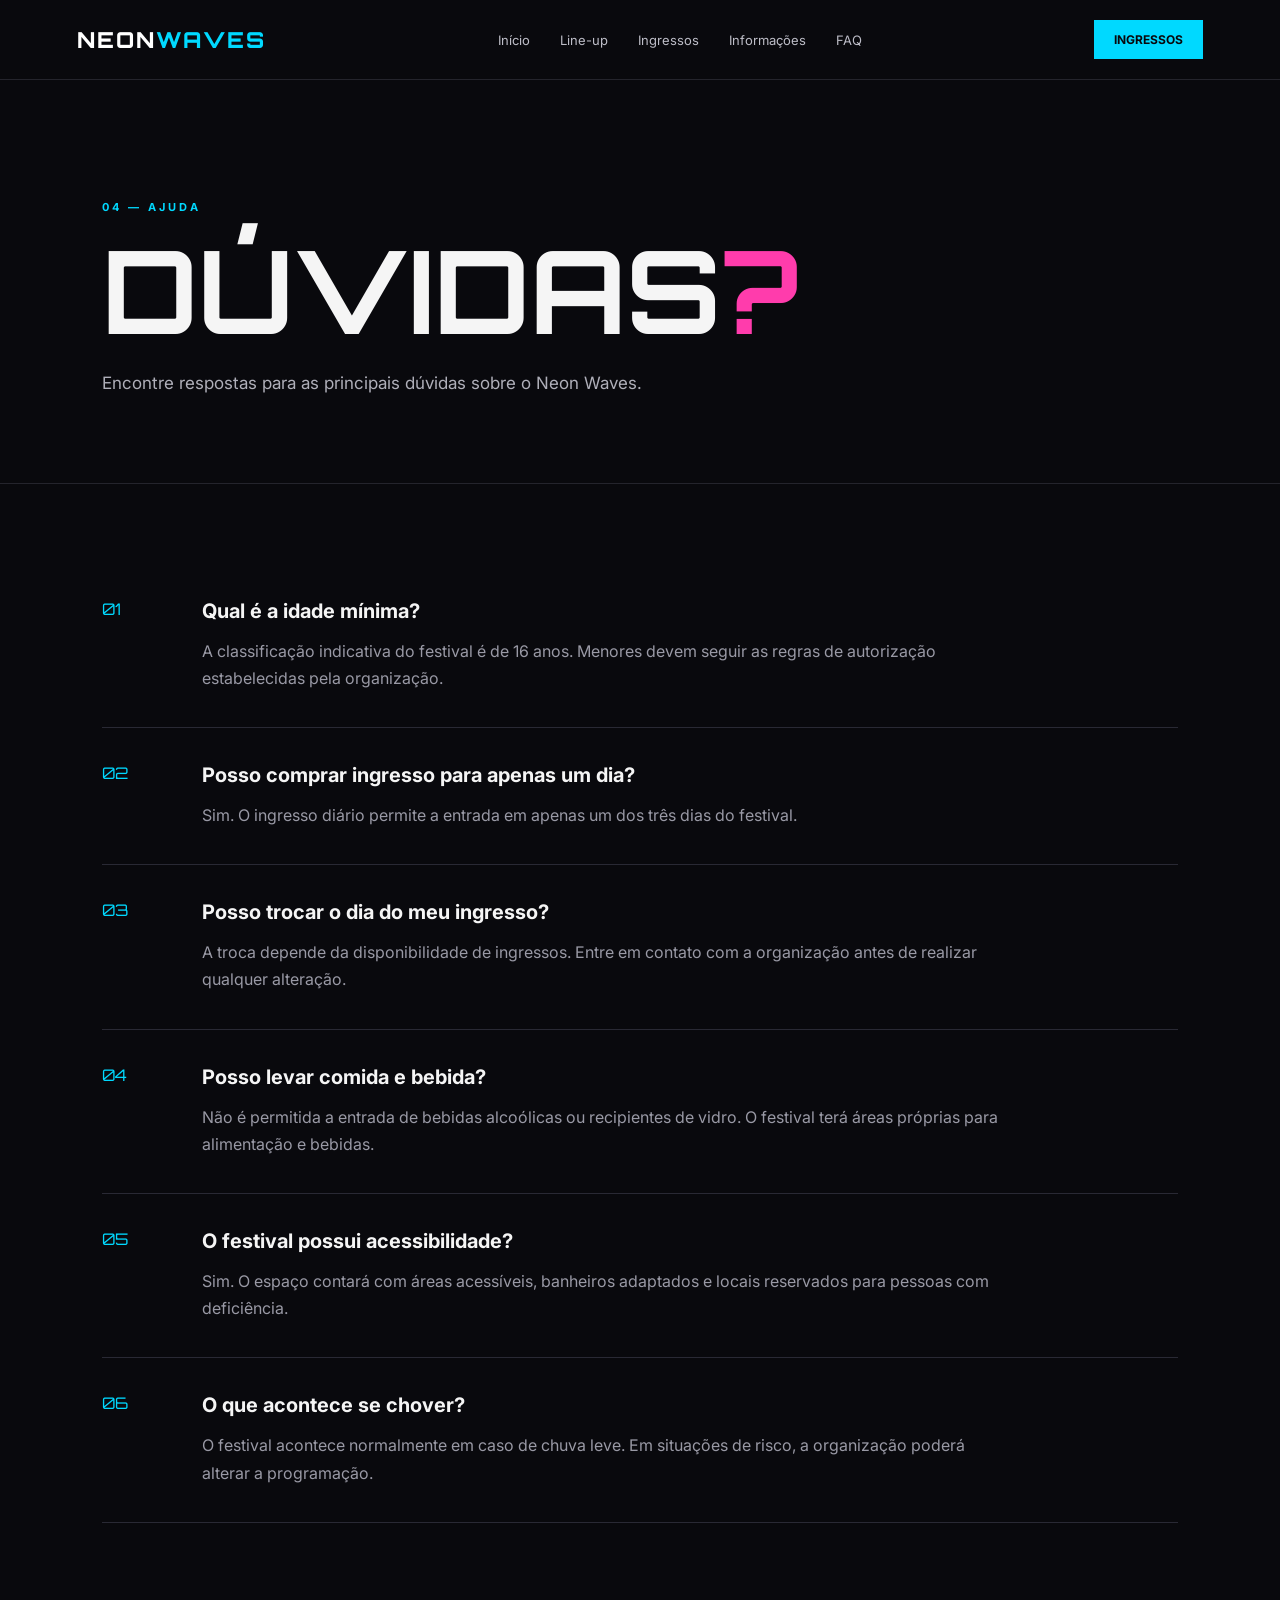
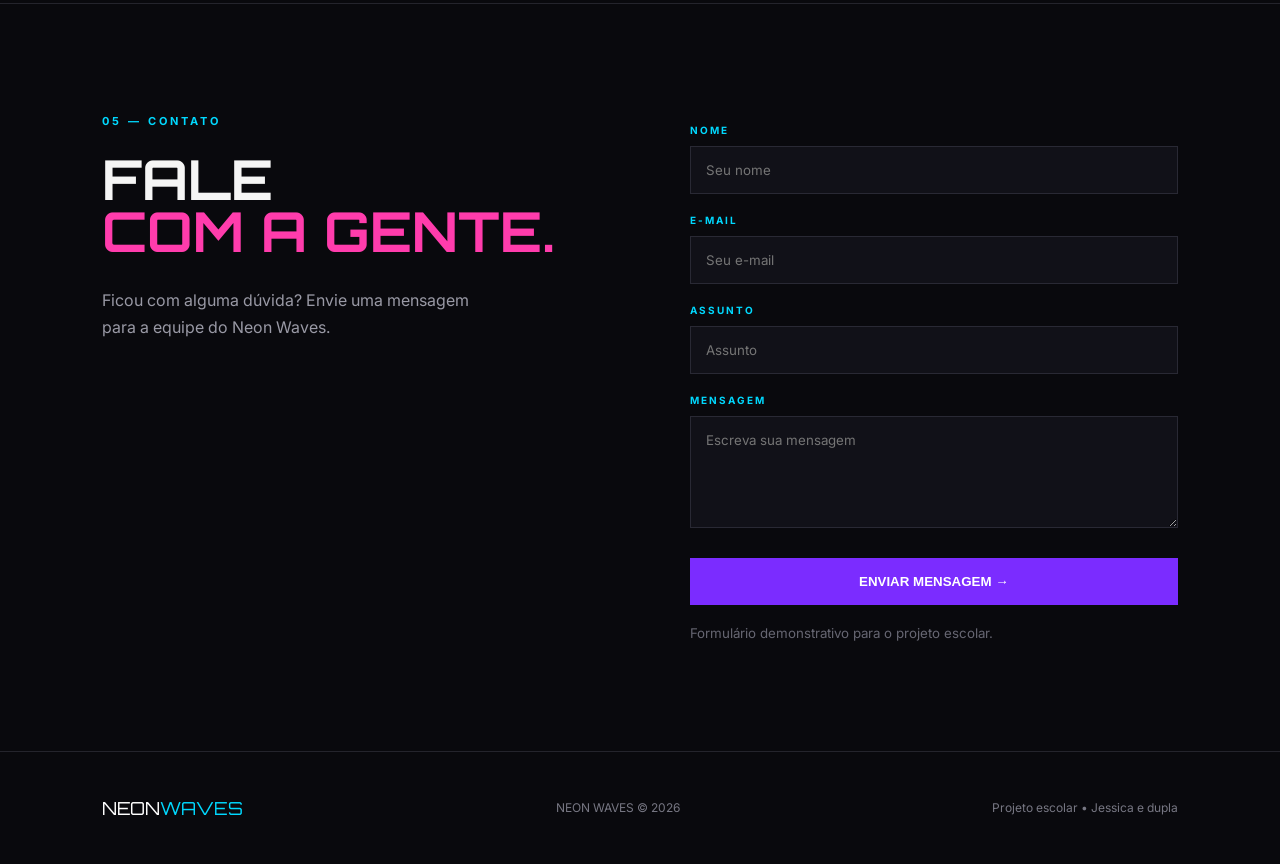
<file: faq.html>
<!DOCTYPE html>
<html lang="pt-br">

<head>
    <meta charset="UTF-8">
    <meta name="viewport" content="width=device-width, initial-scale=1.0">

    <title>FAQ | Neon Waves</title>

    <link rel="preconnect" href="https://fonts.googleapis.com">
    <link rel="preconnect" href="https://fonts.gstatic.com" crossorigin">

    <link href="https://fonts.googleapis.com/css2?family=Inter:wght@400;500;600;700&family=Orbitron:wght@500;600;700;800&display=swap" rel="stylesheet">

    <link rel="stylesheet" href="style.css">
</head>

<body>

<header>

    <a href="index.html" class="logo">
        NEON<span>WAVES</span>
    </a>

    <nav>
        <a href="index.html">Início</a>
        <a href="lineup.html">Line-up</a>
        <a href="ingressos.html">Ingressos</a>
        <a href="informacoes.html">Informações</a>
        <a href="faq.html">FAQ</a>
    </nav>

    <a href="ingressos.html" class="header-button">
        INGRESSOS
    </a>

</header>


<main>

    <section class="page-title">

        <p class="section-label">04 — AJUDA</p>

        <h1>DÚVIDAS<span>?</span></h1>

        <p>
            Encontre respostas para as principais dúvidas
            sobre o Neon Waves.
        </p>

    </section>


    <section class="faq">

        <article class="faq-item">
            <span>01</span>

            <div>
                <h2>Qual é a idade mínima?</h2>

                <p>
                    A classificação indicativa do festival é de
                    16 anos. Menores devem seguir as regras
                    de autorização estabelecidas pela organização.
                </p>
            </div>
        </article>


        <article class="faq-item">
            <span>02</span>

            <div>
                <h2>Posso comprar ingresso para apenas um dia?</h2>

                <p>
                    Sim. O ingresso diário permite a entrada
                    em apenas um dos três dias do festival.
                </p>
            </div>
        </article>


        <article class="faq-item">
            <span>03</span>

            <div>
                <h2>Posso trocar o dia do meu ingresso?</h2>

                <p>
                    A troca depende da disponibilidade de ingressos.
                    Entre em contato com a organização antes de
                    realizar qualquer alteração.
                </p>
            </div>
        </article>


        <article class="faq-item">
            <span>04</span>

            <div>
                <h2>Posso levar comida e bebida?</h2>

                <p>
                    Não é permitida a entrada de bebidas alcoólicas
                    ou recipientes de vidro. O festival terá
                    áreas próprias para alimentação e bebidas.
                </p>
            </div>
        </article>


        <article class="faq-item">
            <span>05</span>

            <div>
                <h2>O festival possui acessibilidade?</h2>

                <p>
                    Sim. O espaço contará com áreas acessíveis,
                    banheiros adaptados e locais reservados
                    para pessoas com deficiência.
                </p>
            </div>
        </article>


        <article class="faq-item">
            <span>06</span>

            <div>
                <h2>O que acontece se chover?</h2>

                <p>
                    O festival acontece normalmente em caso
                    de chuva leve. Em situações de risco,
                    a organização poderá alterar a programação.
                </p>
            </div>
        </article>

    </section>


    <section class="contact">

        <div class="contact-text">

            <p class="section-label">05 — CONTATO</p>

            <h2>FALE<br><span>COM A GENTE.</span></h2>

            <p>
                Ficou com alguma dúvida? Envie uma mensagem
                para a equipe do Neon Waves.
            </p>

        </div>


        <form>

            <label for="nome">NOME</label>
            <input type="text" id="nome" placeholder="Seu nome">


            <label for="email">E-MAIL</label>
            <input type="email" id="email" placeholder="Seu e-mail">


            <label for="assunto">ASSUNTO</label>
            <input type="text" id="assunto" placeholder="Assunto">


            <label for="mensagem">MENSAGEM</label>
            <textarea id="mensagem" rows="5" placeholder="Escreva sua mensagem"></textarea>


            <button type="button">
                ENVIAR MENSAGEM →
            </button>

            <small>
                Formulário demonstrativo para o projeto escolar.
            </small>

        </form>

    </section>

</main>


<footer>

    <div class="footer-logo">
        NEON<span>WAVES</span>
    </div>

    <p>NEON WAVES © 2026</p>

    <p>Projeto escolar • Jessica e dupla</p>

</footer>

</body>
</html>
</file>
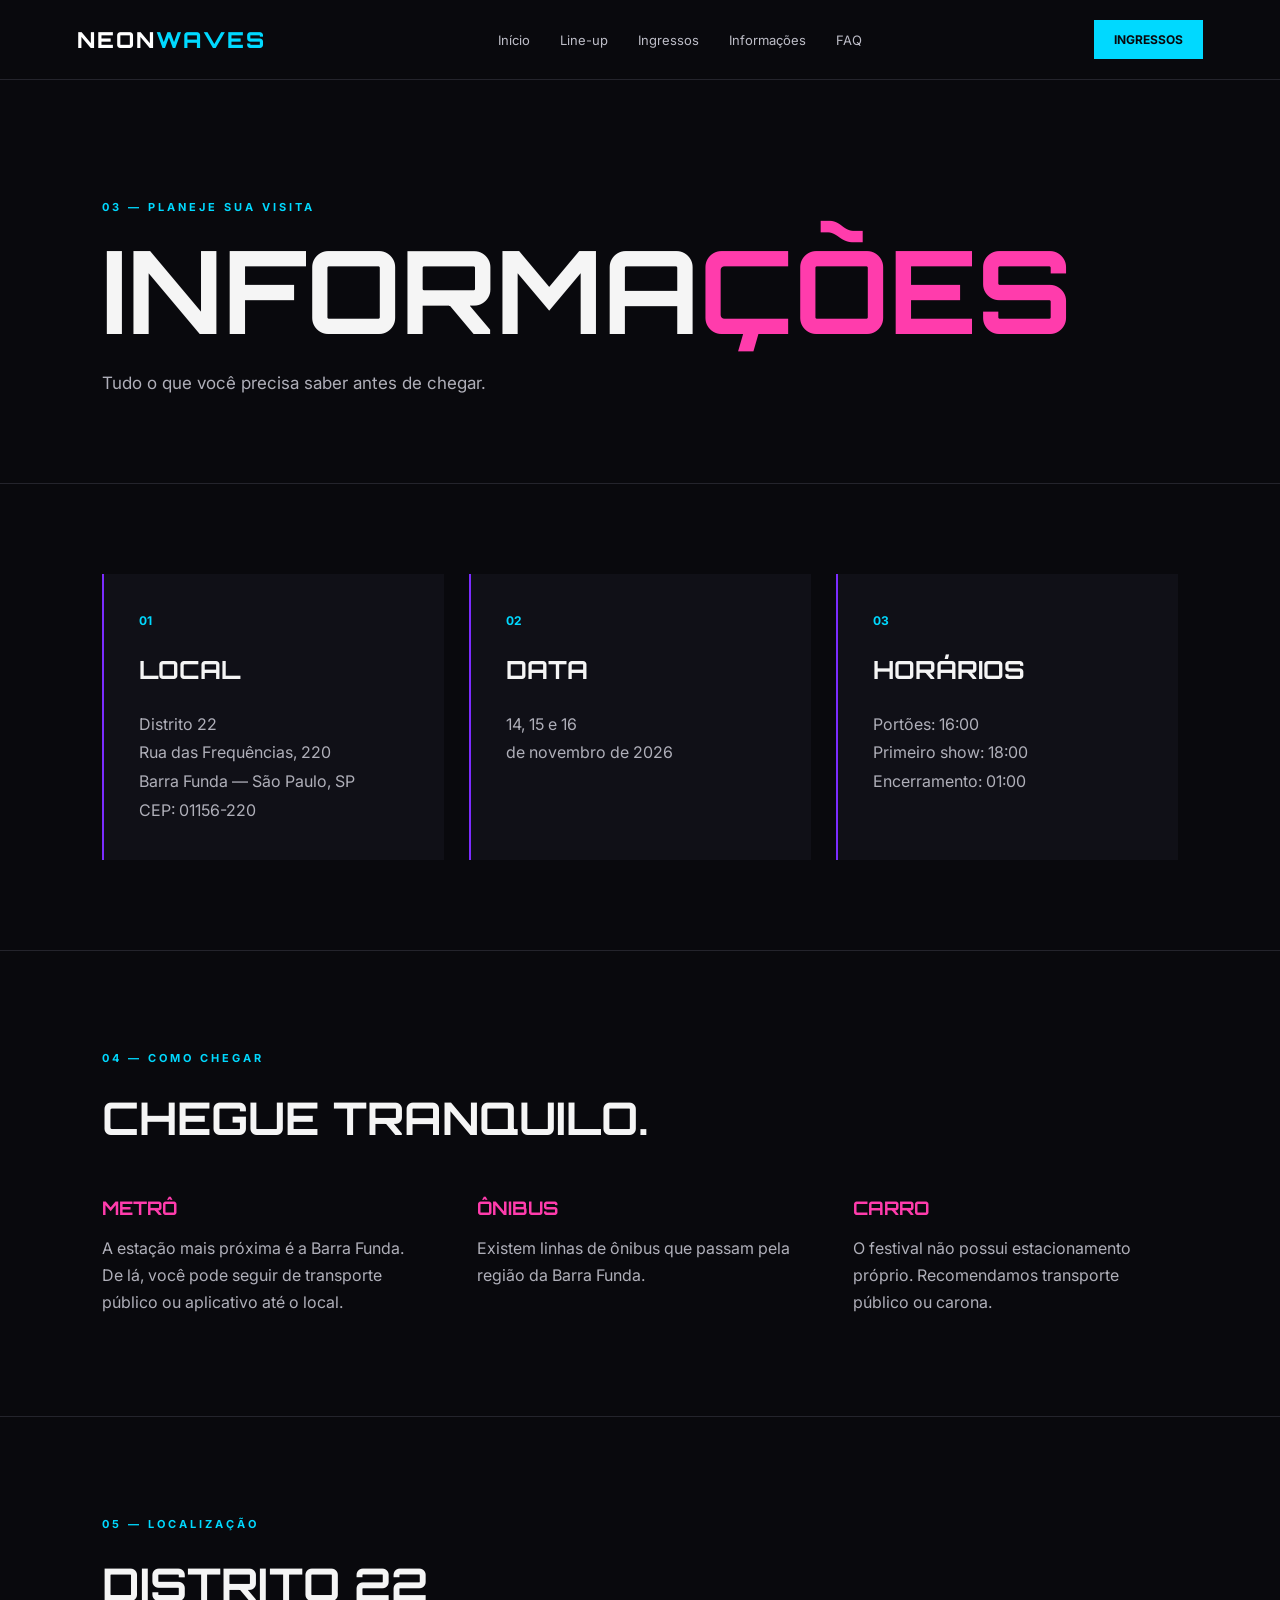
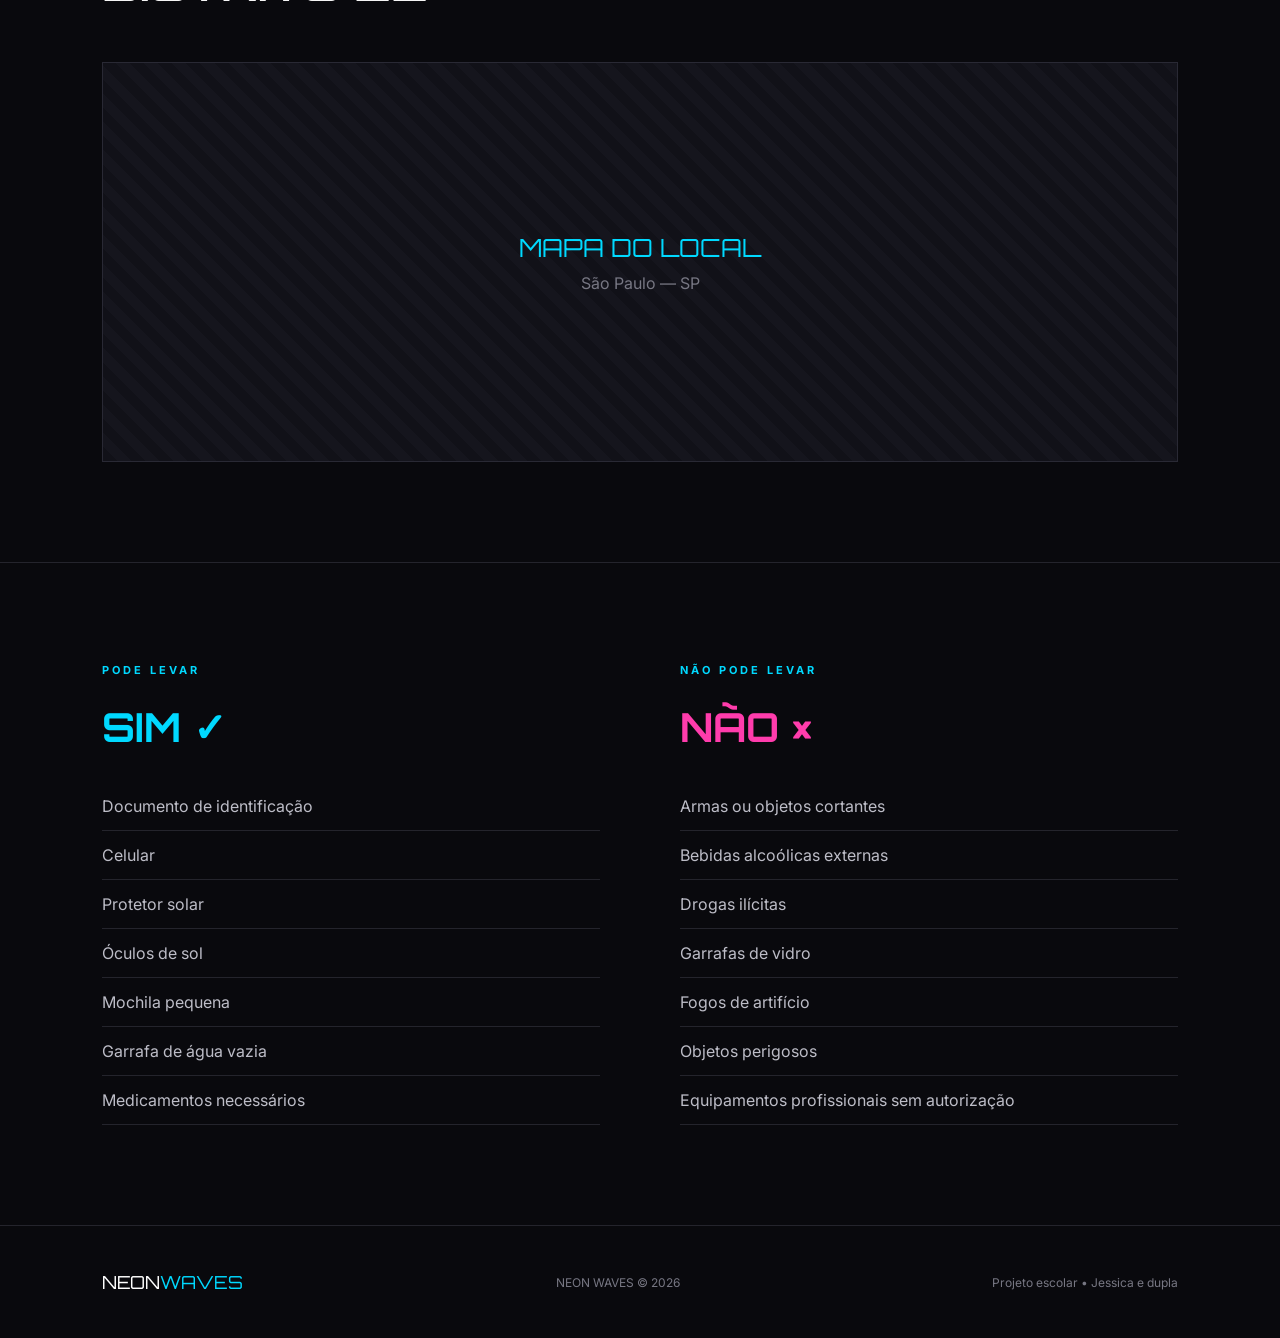
<file: informacoes.html>
<!DOCTYPE html>
<html lang="pt-br">

<head>
    <meta charset="UTF-8">
    <meta name="viewport" content="width=device-width, initial-scale=1.0">

    <title>Informações | Neon Waves</title>

    <link rel="preconnect" href="https://fonts.googleapis.com">
    <link rel="preconnect" href="https://fonts.gstatic.com" crossorigin">

    <link href="https://fonts.googleapis.com/css2?family=Inter:wght@400;500;600;700&family=Orbitron:wght@500;600;700;800&display=swap" rel="stylesheet">

    <link rel="stylesheet" href="style.css">
</head>

<body>

<header>

    <a href="index.html" class="logo">
        NEON<span>WAVES</span>
    </a>

    <nav>
        <a href="index.html">Início</a>
        <a href="lineup.html">Line-up</a>
        <a href="ingressos.html">Ingressos</a>
        <a href="informacoes.html">Informações</a>
        <a href="faq.html">FAQ</a>
    </nav>

    <a href="ingressos.html" class="header-button">
        INGRESSOS
    </a>

</header>


<main>

    <section class="page-title">

        <p class="section-label">03 — PLANEJE SUA VISITA</p>

        <h1>INFORMA<span>ÇÕES</span></h1>

        <p>
            Tudo o que você precisa saber antes de chegar.
        </p>

    </section>


    <section class="info-grid">

        <div class="info-box">

            <span class="info-number">01</span>

            <h2>LOCAL</h2>

            <p>
                Distrito 22<br>
                Rua das Frequências, 220<br>
                Barra Funda — São Paulo, SP<br>
                CEP: 01156-220
            </p>

        </div>


        <div class="info-box">

            <span class="info-number">02</span>

            <h2>DATA</h2>

            <p>
                14, 15 e 16<br>
                de novembro de 2026
            </p>

        </div>


        <div class="info-box">

            <span class="info-number">03</span>

            <h2>HORÁRIOS</h2>

            <p>
                Portões: 16:00<br>
                Primeiro show: 18:00<br>
                Encerramento: 01:00
            </p>

        </div>

    </section>


    <section class="how-to">

        <p class="section-label">04 — COMO CHEGAR</p>

        <h2>CHEGUE TRANQUILO.</h2>

        <div class="transport-grid">

            <div>
                <h3>METRÔ</h3>

                <p>
                    A estação mais próxima é a Barra Funda.
                    De lá, você pode seguir de transporte público
                    ou aplicativo até o local.
                </p>
            </div>


            <div>
                <h3>ÔNIBUS</h3>

                <p>
                    Existem linhas de ônibus que passam
                    pela região da Barra Funda.
                </p>
            </div>


            <div>
                <h3>CARRO</h3>

                <p>
                    O festival não possui estacionamento próprio.
                    Recomendamos transporte público ou carona.
                </p>
            </div>

        </div>

    </section>


    <section class="map">

        <p class="section-label">05 — LOCALIZAÇÃO</p>

        <h2>DISTRITO 22</h2>

        <div class="map-placeholder">

            <p>MAPA DO LOCAL</p>

            <span>
                São Paulo — SP
            </span>

        </div>

    </section>


    <section class="rules">

        <div class="rule-column">

            <p class="section-label">PODE LEVAR</p>

            <h2>SIM ✓</h2>

            <ul>
                <li>Documento de identificação</li>
                <li>Celular</li>
                <li>Protetor solar</li>
                <li>Óculos de sol</li>
                <li>Mochila pequena</li>
                <li>Garrafa de água vazia</li>
                <li>Medicamentos necessários</li>
            </ul>

        </div>


        <div class="rule-column no">

            <p class="section-label">NÃO PODE LEVAR</p>

            <h2>NÃO ×</h2>

            <ul>
                <li>Armas ou objetos cortantes</li>
                <li>Bebidas alcoólicas externas</li>
                <li>Drogas ilícitas</li>
                <li>Garrafas de vidro</li>
                <li>Fogos de artifício</li>
                <li>Objetos perigosos</li>
                <li>Equipamentos profissionais sem autorização</li>
            </ul>

        </div>

    </section>

</main>


<footer>

    <div class="footer-logo">
        NEON<span>WAVES</span>
    </div>

    <p>NEON WAVES © 2026</p>

    <p>Projeto escolar • Jessica e dupla</p>

</footer>

</body>
</html>
</file>
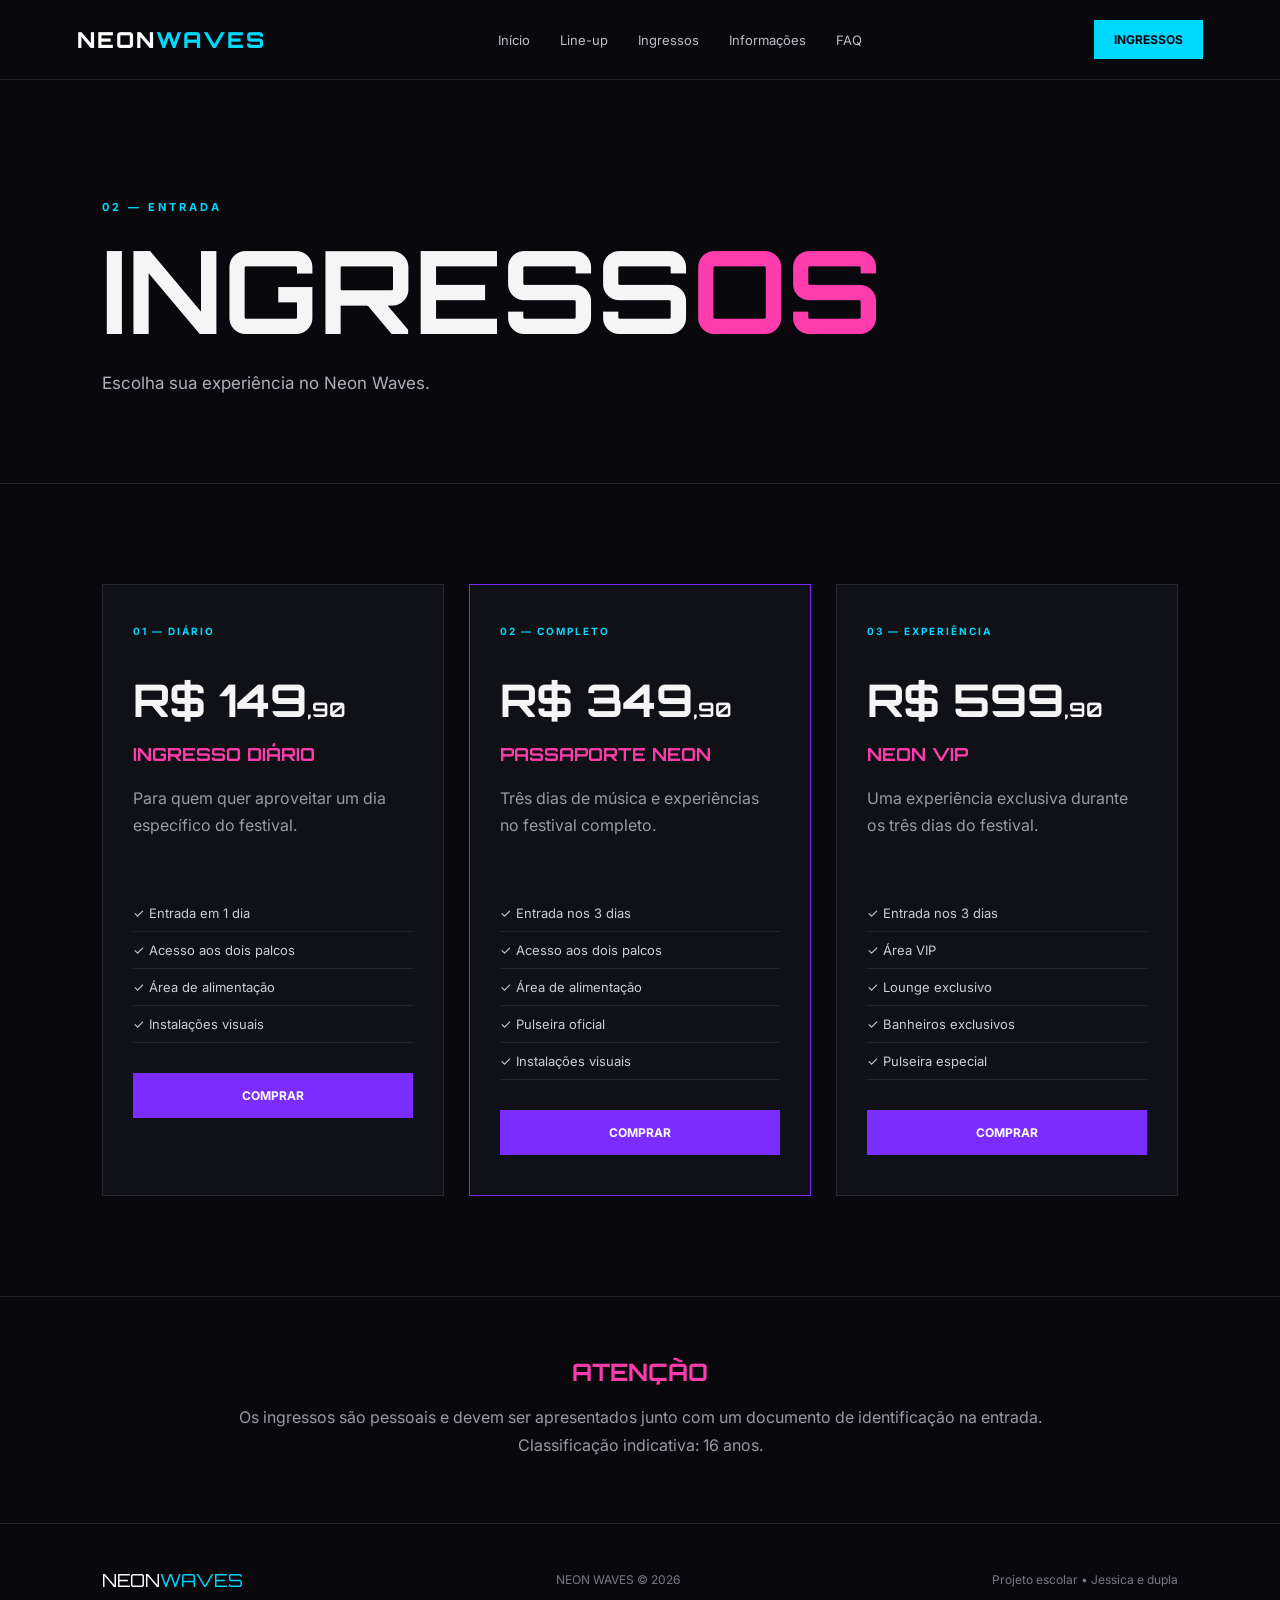
<file: ingressos.html>
<!DOCTYPE html>
<html lang="pt-br">

<head>
    <meta charset="UTF-8">
    <meta name="viewport" content="width=device-width, initial-scale=1.0">

    <title>Ingressos | Neon Waves</title>

    <link rel="preconnect" href="https://fonts.googleapis.com">
    <link rel="preconnect" href="https://fonts.gstatic.com" crossorigin">

    <link href="https://fonts.googleapis.com/css2?family=Inter:wght@400;500;600;700&family=Orbitron:wght@500;600;700;800&display=swap" rel="stylesheet">

    <link rel="stylesheet" href="style.css">
</head>

<body>

<header>

    <a href="index.html" class="logo">
        NEON<span>WAVES</span>
    </a>

    <nav>
        <a href="index.html">Início</a>
        <a href="lineup.html">Line-up</a>
        <a href="ingressos.html">Ingressos</a>
        <a href="informacoes.html">Informações</a>
        <a href="faq.html">FAQ</a>
    </nav>

    <a href="ingressos.html" class="header-button">
        INGRESSOS
    </a>

</header>


<main>

    <section class="page-title">

        <p class="section-label">02 — ENTRADA</p>

        <h1>INGRESS<span>OS</span></h1>

        <p>
            Escolha sua experiência no Neon Waves.
        </p>

    </section>


    <section class="tickets">

        <article class="ticket">

            <p class="ticket-type">01 — DIÁRIO</p>

            <h2>R$ 149<span>,90</span></h2>

            <h3>INGRESSO DIÁRIO</h3>

            <p>
                Para quem quer aproveitar um dia específico
                do festival.
            </p>

            <ul>
                <li>✓ Entrada em 1 dia</li>
                <li>✓ Acesso aos dois palcos</li>
                <li>✓ Área de alimentação</li>
                <li>✓ Instalações visuais</li>
            </ul>

            <a href="#" class="ticket-button">
                COMPRAR
            </a>

        </article>


        <article class="ticket featured-ticket">

            <p class="ticket-type">02 — COMPLETO</p>

            <h2>R$ 349<span>,90</span></h2>

            <h3>PASSAPORTE NEON</h3>

            <p>
                Três dias de música e experiências
                no festival completo.
            </p>

            <ul>
                <li>✓ Entrada nos 3 dias</li>
                <li>✓ Acesso aos dois palcos</li>
                <li>✓ Área de alimentação</li>
                <li>✓ Pulseira oficial</li>
                <li>✓ Instalações visuais</li>
            </ul>

            <a href="#" class="ticket-button">
                COMPRAR
            </a>

        </article>


        <article class="ticket">

            <p class="ticket-type">03 — EXPERIÊNCIA</p>

            <h2>R$ 599<span>,90</span></h2>

            <h3>NEON VIP</h3>

            <p>
                Uma experiência exclusiva durante
                os três dias do festival.
            </p>

            <ul>
                <li>✓ Entrada nos 3 dias</li>
                <li>✓ Área VIP</li>
                <li>✓ Lounge exclusivo</li>
                <li>✓ Banheiros exclusivos</li>
                <li>✓ Pulseira especial</li>
            </ul>

            <a href="#" class="ticket-button">
                COMPRAR
            </a>

        </article>

    </section>


    <section class="ticket-warning">

        <h2>ATENÇÃO</h2>

        <p>
            Os ingressos são pessoais e devem ser apresentados
            junto com um documento de identificação na entrada.
        </p>

        <p>
            Classificação indicativa: 16 anos.
        </p>

    </section>

</main>


<footer>

    <div class="footer-logo">
        NEON<span>WAVES</span>
    </div>

    <p>NEON WAVES © 2026</p>

    <p>Projeto escolar • Jessica e dupla</p>

</footer>

</body>
</html>
</file>
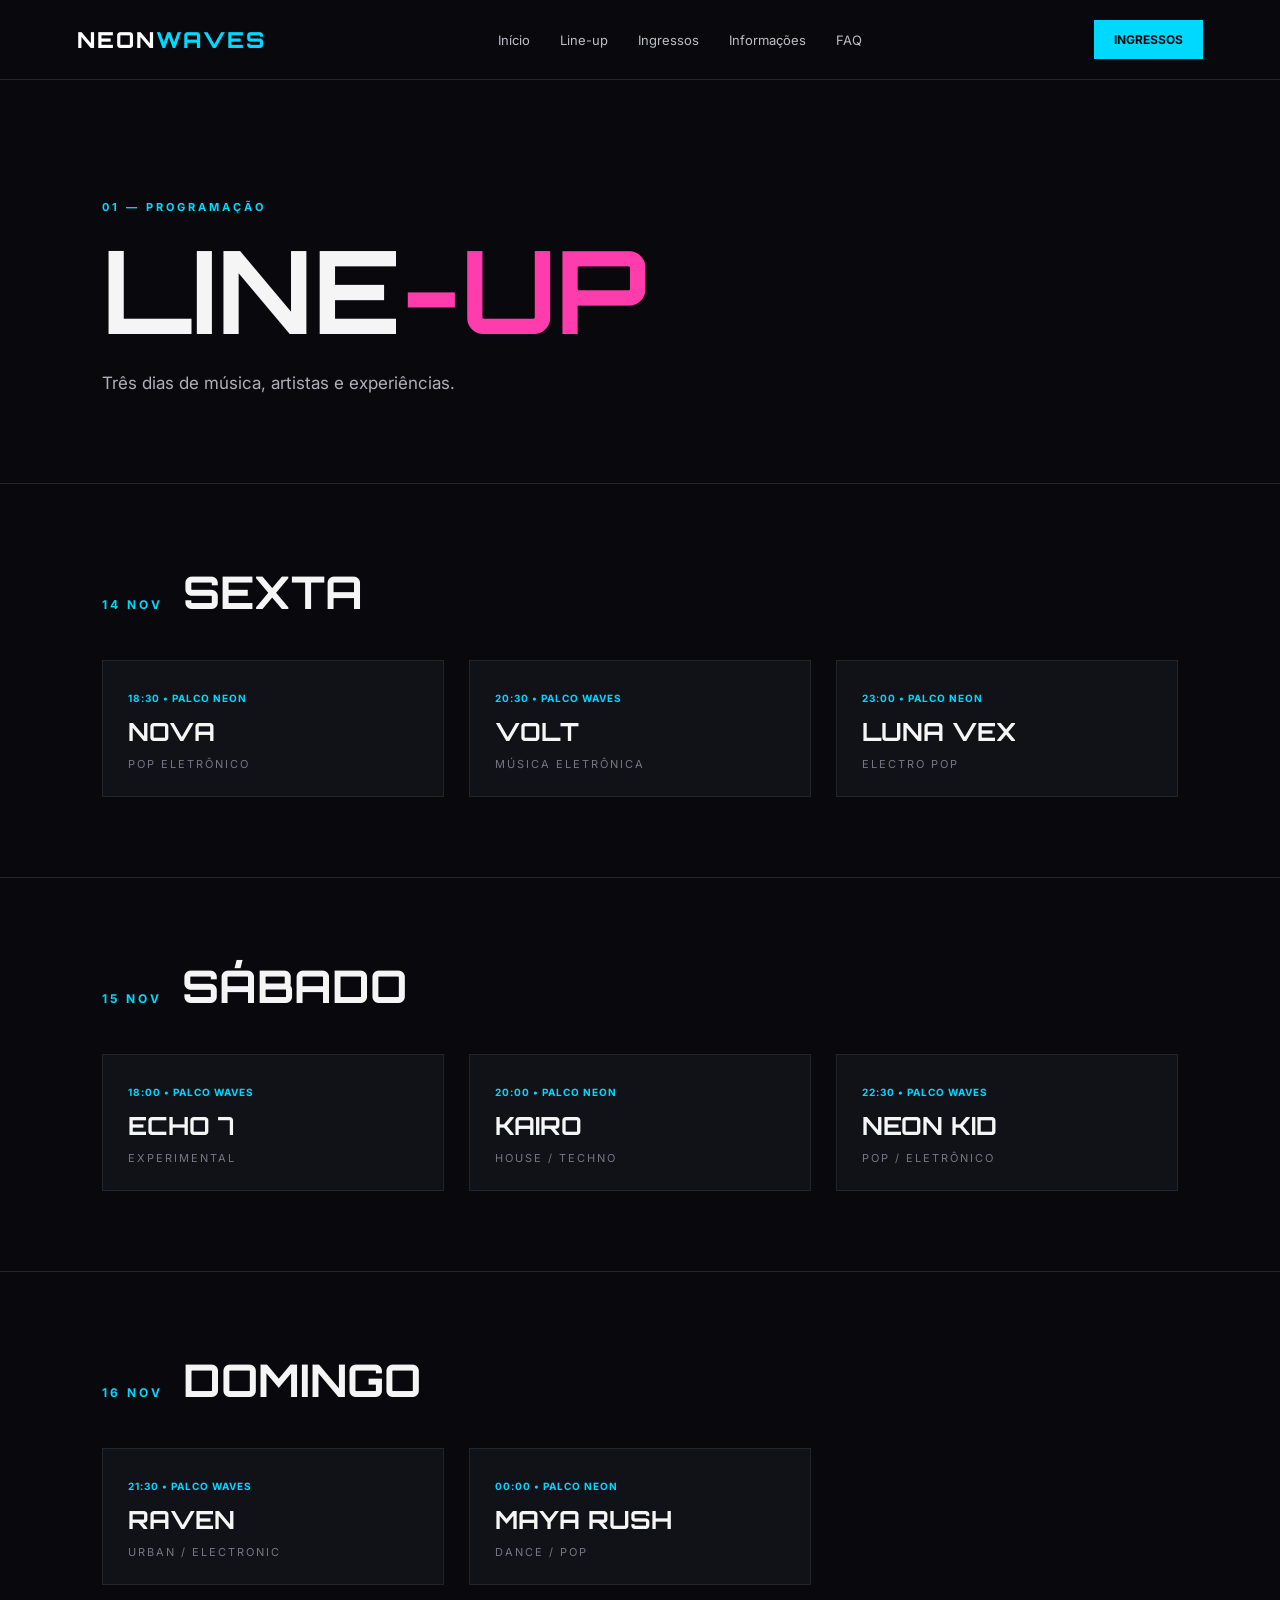
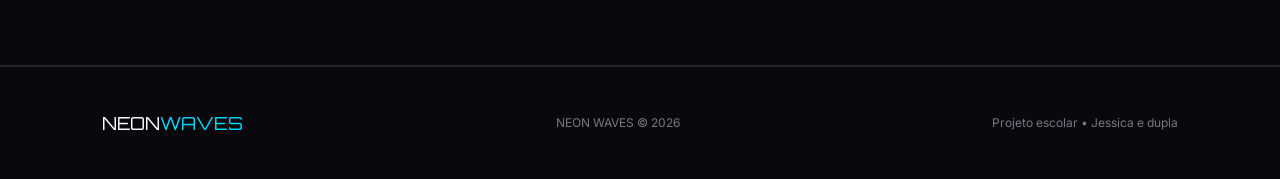
<file: lineup.html>
<!DOCTYPE html>
<html lang="pt-br">

<head>
    <meta charset="UTF-8">
    <meta name="viewport" content="width=device-width, initial-scale=1.0">

    <title>Line-up | Neon Waves</title>

    <link rel="preconnect" href="https://fonts.googleapis.com">
    <link rel="preconnect" href="https://fonts.gstatic.com" crossorigin">

    <link href="https://fonts.googleapis.com/css2?family=Inter:wght@400;500;600;700&family=Orbitron:wght@500;600;700;800&display=swap" rel="stylesheet">

    <link rel="stylesheet" href="style.css">
</head>

<body>

<header>

    <a href="index.html" class="logo">
        NEON<span>WAVES</span>
    </a>

    <nav>
        <a href="index.html">Início</a>
        <a href="lineup.html">Line-up</a>
        <a href="ingressos.html">Ingressos</a>
        <a href="informacoes.html">Informações</a>
        <a href="faq.html">FAQ</a>
    </nav>

    <a href="ingressos.html" class="header-button">
        INGRESSOS
    </a>

</header>


<main>

    <section class="page-title">

        <p class="section-label">01 — PROGRAMAÇÃO</p>

        <h1>LINE<span>-UP</span></h1>

        <p>
            Três dias de música, artistas e experiências.
        </p>

    </section>


    <section class="lineup-section">

        <div class="day-title">
            <span>14 NOV</span>
            <h2>SEXTA</h2>
        </div>


        <div class="lineup-grid">

            <article class="lineup-card">


                <div>
                    <span>18:30 • PALCO NEON</span>
                    <h3>NOVA</h3>
                    <p>POP ELETRÔNICO</p>
                </div>

            </article>


            <article class="lineup-card">

                <div>
                    <span>20:30 • PALCO WAVES</span>
                    <h3>VOLT</h3>
                    <p>MÚSICA ELETRÔNICA</p>
                </div>

            </article>


            <article class="lineup-card">


                <div>
                    <span>23:00 • PALCO NEON</span>
                    <h3>LUNA VEX</h3>
                    <p>ELECTRO POP</p>
                </div>

            </article>

        </div>

    </section>


    <section class="lineup-section">

        <div class="day-title">
            <span>15 NOV</span>
            <h2>SÁBADO</h2>
        </div>


        <div class="lineup-grid">

            <article class="lineup-card">


                <div>
                    <span>18:00 • PALCO WAVES</span>
                    <h3>ECHO 7</h3>
                    <p>EXPERIMENTAL</p>
                </div>

            </article>


            <article class="lineup-card">


                <div>
                    <span>20:00 • PALCO NEON</span>
                    <h3>KAIRO</h3>
                    <p>HOUSE / TECHNO</p>
                </div>

            </article>


            <article class="lineup-card">


                <div>
                    <span>22:30 • PALCO WAVES</span>
                    <h3>NEON KID</h3>
                    <p>POP / ELETRÔNICO</p>
                </div>

            </article>

        </div>

    </section>


    <section class="lineup-section">

        <div class="day-title">
            <span>16 NOV</span>
            <h2>DOMINGO</h2>
        </div>


        <div class="lineup-grid">

            <article class="lineup-card">

                

                <div>
                    <span>21:30 • PALCO WAVES</span>
                    <h3>RAVEN</h3>
                    <p>URBAN / ELECTRONIC</p>
                </div>

            </article>


            <article class="lineup-card">

                

                <div>
                    <span>00:00 • PALCO NEON</span>
                    <h3>MAYA RUSH</h3>
                    <p>DANCE / POP</p>
                </div>

            </article>

        </div>

    </section>

</main>


<footer>

    <div class="footer-logo">
        NEON<span>WAVES</span>
    </div>

    <p>NEON WAVES © 2026</p>

    <p>Projeto escolar • Jessica e dupla</p>

</footer>

</body>
</html>
</file>
<file: style.css>
* {
    margin: 0;
    padding: 0;
    box-sizing: border-box;
}

html {
    scroll-behavior: smooth;
}

body {
    background: #09090D;
    color: #F5F5F5;
    font-family: "Inter", sans-serif;
}



header {
    height: 80px;
    padding: 0 6%;

    display: flex;
    align-items: center;
    justify-content: space-between;

    border-bottom: 1px solid #24242C;

    background: #09090D;
}

.logo {
    color: white;
    text-decoration: none;

    font-family: "Orbitron", sans-serif;
    font-size: 22px;
    font-weight: 800;

    letter-spacing: 2px;
}

.logo span,
.footer-logo span {
    color: #00D9FF;
}

nav {
    display: flex;
    gap: 30px;
}

nav a {
    color: #BDBDC7;
    text-decoration: none;

    font-size: 13px;

    transition: 0.3s;
}

nav a:hover {
    color: #00D9FF;
}

.header-button {
    color: #09090D;
    background: #00D9FF;

    padding: 12px 20px;

    text-decoration: none;

    font-size: 12px;
    font-weight: 700;

    transition: 0.3s;
}

.header-button:hover {
    background: #FF3CAC;
}



.hero {
    min-height: 720px;

    padding: 100px 8%;

    position: relative;

    display: flex;
    align-items: center;

    background-image:
        linear-gradient(
            90deg,
            rgba(9, 9, 13, 0.98),
            rgba(9, 9, 13, 0.65),
            rgba(9, 9, 13, 0.25)
        ),
        url("img/fundo.jpg");

    background-size: cover;
    background-position: center;
}

.hero-content {
    max-width: 850px;
}

.small-title {
    color: #00D9FF;

    font-size: 12px;
    font-weight: 700;

    letter-spacing: 4px;

    margin-bottom: 25px;
}

.hero h1 {
    font-family: "Orbitron", sans-serif;

    font-size: clamp(70px, 12vw, 160px);

    line-height: 0.8;

    letter-spacing: -8px;

    margin-bottom: 45px;
}

.hero h1 span,
.page-title h1 span,
.contact h2 span {
    color: #FF3CAC;
}

.hero-description {
    max-width: 430px;

    color: #D0D0D8;

    line-height: 1.7;

    font-size: 17px;

    margin-bottom: 25px;
}

.hero-info {
    display: flex;
    gap: 15px;

    font-size: 13px;

    margin-bottom: 35px;
}

.hero-info span {
    color: #00D9FF;
}

.main-button {
    display: inline-block;

    padding: 16px 25px;

    background: #7B2CFF;

    color: white;

    text-decoration: none;

    font-size: 12px;
    font-weight: 700;

    transition: 0.3s;
}

.main-button:hover {
    background: #FF3CAC;
}

.hero-number {
    position: absolute;

    right: 6%;
    bottom: 40px;

    color: #777783;

    font-family: "Orbitron", sans-serif;

    letter-spacing: 4px;
}




.section-label {
    color: #00D9FF;

    font-size: 11px;
    font-weight: 700;

    letter-spacing: 3px;

    margin-bottom: 25px;
}

.intro {
    padding: 130px 8%;

    display: grid;

    grid-template-columns: 1fr 1fr;

    gap: 100px;

    border-bottom: 1px solid #24242C;
}

.intro h2,
.cta h2 {
    font-family: "Orbitron", sans-serif;

    font-size: clamp(40px, 6vw, 80px);

    line-height: 0.95;
}

.intro h2 span,
.cta h2 span {
    color: #FF3CAC;
}

.intro-text {
    max-width: 500px;

    align-self: center;

    color: #AFAFB9;

    line-height: 1.9;

    font-size: 17px;
}




.featured {
    padding: 120px 8%;
}

.section-heading {
    display: flex;

    justify-content: space-between;
    align-items: end;

    margin-bottom: 50px;
}

.section-heading h2 {
    font-family: "Orbitron", sans-serif;

    font-size: 50px;
}

.section-heading > a {
    color: #00D9FF;

    text-decoration: none;

    font-size: 12px;
    font-weight: 700;
}

.featured-grid {
    display: grid;

    grid-template-columns: 2fr 1fr;

    gap: 25px;
}

.featured-artist {
    position: relative;

    min-height: 400px;

    overflow: hidden;

    background: #111118;
}

.featured-artist.big {
    grid-row: span 2;

    min-height: 825px;
}

.featured-artist img {
    width: 100%;
    height: 100%;

    object-fit: cover;

    position: absolute;

    inset: 0;

    transition: 0.5s;
}

.featured-artist:hover img {
    transform: scale(1.05);
}

.featured-artist::after {
    content: "";

    position: absolute;

    inset: 0;

    background: linear-gradient(
        transparent 35%,
        rgba(0, 0, 0, 0.9)
    );
}

.artist-info {
    position: absolute;

    left: 30px;
    bottom: 30px;

    z-index: 2;
}

.artist-info span {
    color: #00D9FF;

    font-size: 11px;
    font-weight: 700;
}

.artist-info h3 {
    font-family: "Orbitron", sans-serif;

    font-size: 32px;

    margin: 8px 0;
}

.artist-info p {
    color: #BDBDC7;

    font-size: 11px;

    letter-spacing: 2px;
}



.cta {
    padding: 140px 8%;

    text-align: center;

    border-top: 1px solid #24242C;
    border-bottom: 1px solid #24242C;
}

.cta h2 {
    margin-bottom: 45px;
}




.page-title {
    padding: 120px 8% 90px;

    border-bottom: 1px solid #24242C;
}

.page-title h1 {
    font-family: "Orbitron", sans-serif;

    font-size: clamp(60px, 9vw, 120px);

    line-height: 0.9;

    margin-bottom: 30px;
}

.page-title > p:last-child {
    color: #AFAFB9;

    font-size: 17px;
}



.lineup-section {
    padding: 80px 8%;

    border-bottom: 1px solid #24242C;
}

.day-title {
    display: flex;

    align-items: baseline;

    gap: 20px;

    margin-bottom: 40px;
}

.day-title span {
    color: #00D9FF;

    font-size: 12px;

    font-weight: 700;

    letter-spacing: 3px;
}

.day-title h2 {
    font-family: "Orbitron", sans-serif;

    font-size: 45px;
}

.lineup-grid {
    display: grid;

    grid-template-columns: repeat(3, 1fr);

    gap: 25px;
}

.lineup-card {
    background: #111118;

    border: 1px solid #24242C;
}

.lineup-card img {
    width: 100%;
    height: 300px;

    object-fit: cover;
}

.lineup-card > div {
    padding: 25px;
}

.lineup-card span {
    color: #00D9FF;

    font-size: 10px;

    font-weight: 700;

    letter-spacing: 1px;
}

.lineup-card h3 {
    font-family: "Orbitron", sans-serif;

    font-size: 25px;

    margin: 10px 0;
}

.lineup-card p {
    color: #777783;

    font-size: 11px;

    letter-spacing: 2px;
}


.tickets {
    padding: 100px 8%;

    display: grid;

    grid-template-columns: repeat(3, 1fr);

    gap: 25px;
}

.ticket {
    padding: 40px 30px;

    border: 1px solid #292934;

    background: #101017;
}

.featured-ticket {
    border-color: #7B2CFF;
}

.ticket-type {
    color: #00D9FF;

    font-size: 10px;

    font-weight: 700;

    letter-spacing: 2px;

    margin-bottom: 35px;
}

.ticket h2 {
    font-family: "Orbitron", sans-serif;

    font-size: 45px;

    margin-bottom: 15px;
}

.ticket h2 span {
    font-size: 20px;
}

.ticket h3 {
    color: #FF3CAC;

    font-family: "Orbitron", sans-serif;

    font-size: 18px;

    margin-bottom: 20px;
}

.ticket > p:not(.ticket-type) {
    color: #9999A5;

    line-height: 1.7;

    min-height: 80px;
}

.ticket ul {
    list-style: none;

    margin: 30px 0;
}

.ticket li {
    color: #CCCCD5;

    padding: 10px 0;

    border-bottom: 1px solid #24242C;

    font-size: 13px;
}

.ticket-button {
    display: block;

    text-align: center;

    padding: 15px;

    background: #7B2CFF;

    color: white;

    text-decoration: none;

    font-weight: 700;

    font-size: 12px;
}

.ticket-button:hover {
    background: #FF3CAC;
}

.ticket-warning {
    padding: 60px 8%;

    border-top: 1px solid #24242C;

    text-align: center;
}

.ticket-warning h2 {
    font-family: "Orbitron", sans-serif;

    color: #FF3CAC;

    margin-bottom: 20px;
}

.ticket-warning p {
    color: #9999A5;

    margin: 8px;
}



.info-grid {
    padding: 90px 8%;

    display: grid;

    grid-template-columns: repeat(3, 1fr);

    gap: 25px;
}

.info-box {
    padding: 35px;

    border-left: 2px solid #7B2CFF;

    background: #101017;
}

.info-number {
    color: #00D9FF;

    font-size: 12px;

    font-weight: 700;
}

.info-box h2 {
    font-family: "Orbitron", sans-serif;

    margin: 25px 0;

    font-size: 25px;
}

.info-box p {
    color: #AFAFB9;

    line-height: 1.8;
}

.how-to {
    padding: 100px 8%;

    border-top: 1px solid #24242C;
}

.how-to > h2,
.map h2 {
    font-family: "Orbitron", sans-serif;

    font-size: 45px;

    margin-bottom: 50px;
}

.transport-grid {
    display: grid;

    grid-template-columns: repeat(3, 1fr);

    gap: 50px;
}

.transport-grid h3 {
    color: #FF3CAC;

    font-family: "Orbitron", sans-serif;

    margin-bottom: 15px;
}

.transport-grid p {
    color: #AFAFB9;

    line-height: 1.7;
}

.map {
    padding: 100px 8%;

    border-top: 1px solid #24242C;
}

.map-placeholder {
    height: 400px;

    background:
        repeating-linear-gradient(
            45deg,
            #111118,
            #111118 10px,
            #15151D 10px,
            #15151D 20px
        );

    border: 1px solid #292934;

    display: flex;

    flex-direction: column;

    justify-content: center;
    align-items: center;
}

.map-placeholder p {
    font-family: "Orbitron", sans-serif;

    color: #00D9FF;

    font-size: 25px;
}

.map-placeholder span {
    color: #777783;

    margin-top: 10px;
}

.rules {
    padding: 100px 8%;

    display: grid;

    grid-template-columns: 1fr 1fr;

    gap: 80px;

    border-top: 1px solid #24242C;
}

.rule-column h2 {
    font-family: "Orbitron", sans-serif;

    color: #00D9FF;

    font-size: 40px;

    margin-bottom: 30px;
}

.rule-column.no h2 {
    color: #FF3CAC;
}

.rule-column ul {
    list-style: none;
}

.rule-column li {
    color: #BDBDC7;

    padding: 14px 0;

    border-bottom: 1px solid #24242C;
}




.faq {
    padding: 80px 8%;
}

.faq-item {
    display: grid;

    grid-template-columns: 70px 1fr;

    gap: 30px;

    padding: 35px 0;

    border-bottom: 1px solid #292934;
}

.faq-item > span {
    color: #00D9FF;

    font-family: "Orbitron", sans-serif;
}

.faq-item h2 {
    font-size: 20px;

    margin-bottom: 15px;
}

.faq-item p {
    color: #9999A5;

    max-width: 800px;

    line-height: 1.7;
}

.contact {
    padding: 110px 8%;

    display: grid;

    grid-template-columns: 1fr 1fr;

    gap: 100px;

    border-top: 1px solid #24242C;
}

.contact h2 {
    font-family: "Orbitron", sans-serif;

    font-size: 55px;

    line-height: 0.95;

    margin-bottom: 30px;
}

.contact-text > p:last-child {
    color: #9999A5;

    max-width: 400px;

    line-height: 1.7;
}

form {
    display: flex;

    flex-direction: column;

    gap: 10px;
}

form label {
    color: #00D9FF;

    font-size: 10px;

    font-weight: 700;

    letter-spacing: 2px;

    margin-top: 10px;
}

form input,
form textarea {
    width: 100%;

    padding: 15px;

    background: #111118;

    border: 1px solid #292934;

    color: white;

    font-family: "Inter", sans-serif;

    outline: none;
}

form input:focus,
form textarea:focus {
    border-color: #7B2CFF;
}

form button {
    margin-top: 20px;

    padding: 16px;

    background: #7B2CFF;

    color: white;

    border: none;

    font-weight: 700;

    cursor: pointer;
}

form button:hover {
    background: #FF3CAC;
}

form small {
    color: #666672;

    margin-top: 10px;
}



footer {
    padding: 45px 8%;

    display: flex;

    justify-content: space-between;

    align-items: center;

    color: #777783;

    font-size: 12px;

    border-top: 1px solid #24242C;
}

.footer-logo {
    font-family: "Orbitron", sans-serif;

    font-size: 18px;

    color: white;
}



@media (max-width: 850px) {

    header {
        height: auto;

        padding: 25px;

        flex-direction: column;

        gap: 20px;
    }

    nav {
        flex-wrap: wrap;

        justify-content: center;

        gap: 15px;
    }

    .hero {
        min-height: 650px;

        padding: 70px 7%;
    }

    .hero h1 {
        letter-spacing: -4px;
    }

    .intro,
    .contact,
    .rules {
        grid-template-columns: 1fr;
    }

    .intro {
        gap: 40px;
    }

    .featured-grid {
        grid-template-columns: 1fr;
    }

    .featured-artist.big {
        grid-row: auto;
        min-height: 500px;
    }

    .lineup-grid,
    .tickets,
    .info-grid,
    .transport-grid {
        grid-template-columns: 1fr;
    }

    .section-heading {
        flex-direction: column;

        align-items: start;

        gap: 20px;
    }

    footer {
        flex-direction: column;

        gap: 15px;

        text-align: center;
    }
}
</file>
